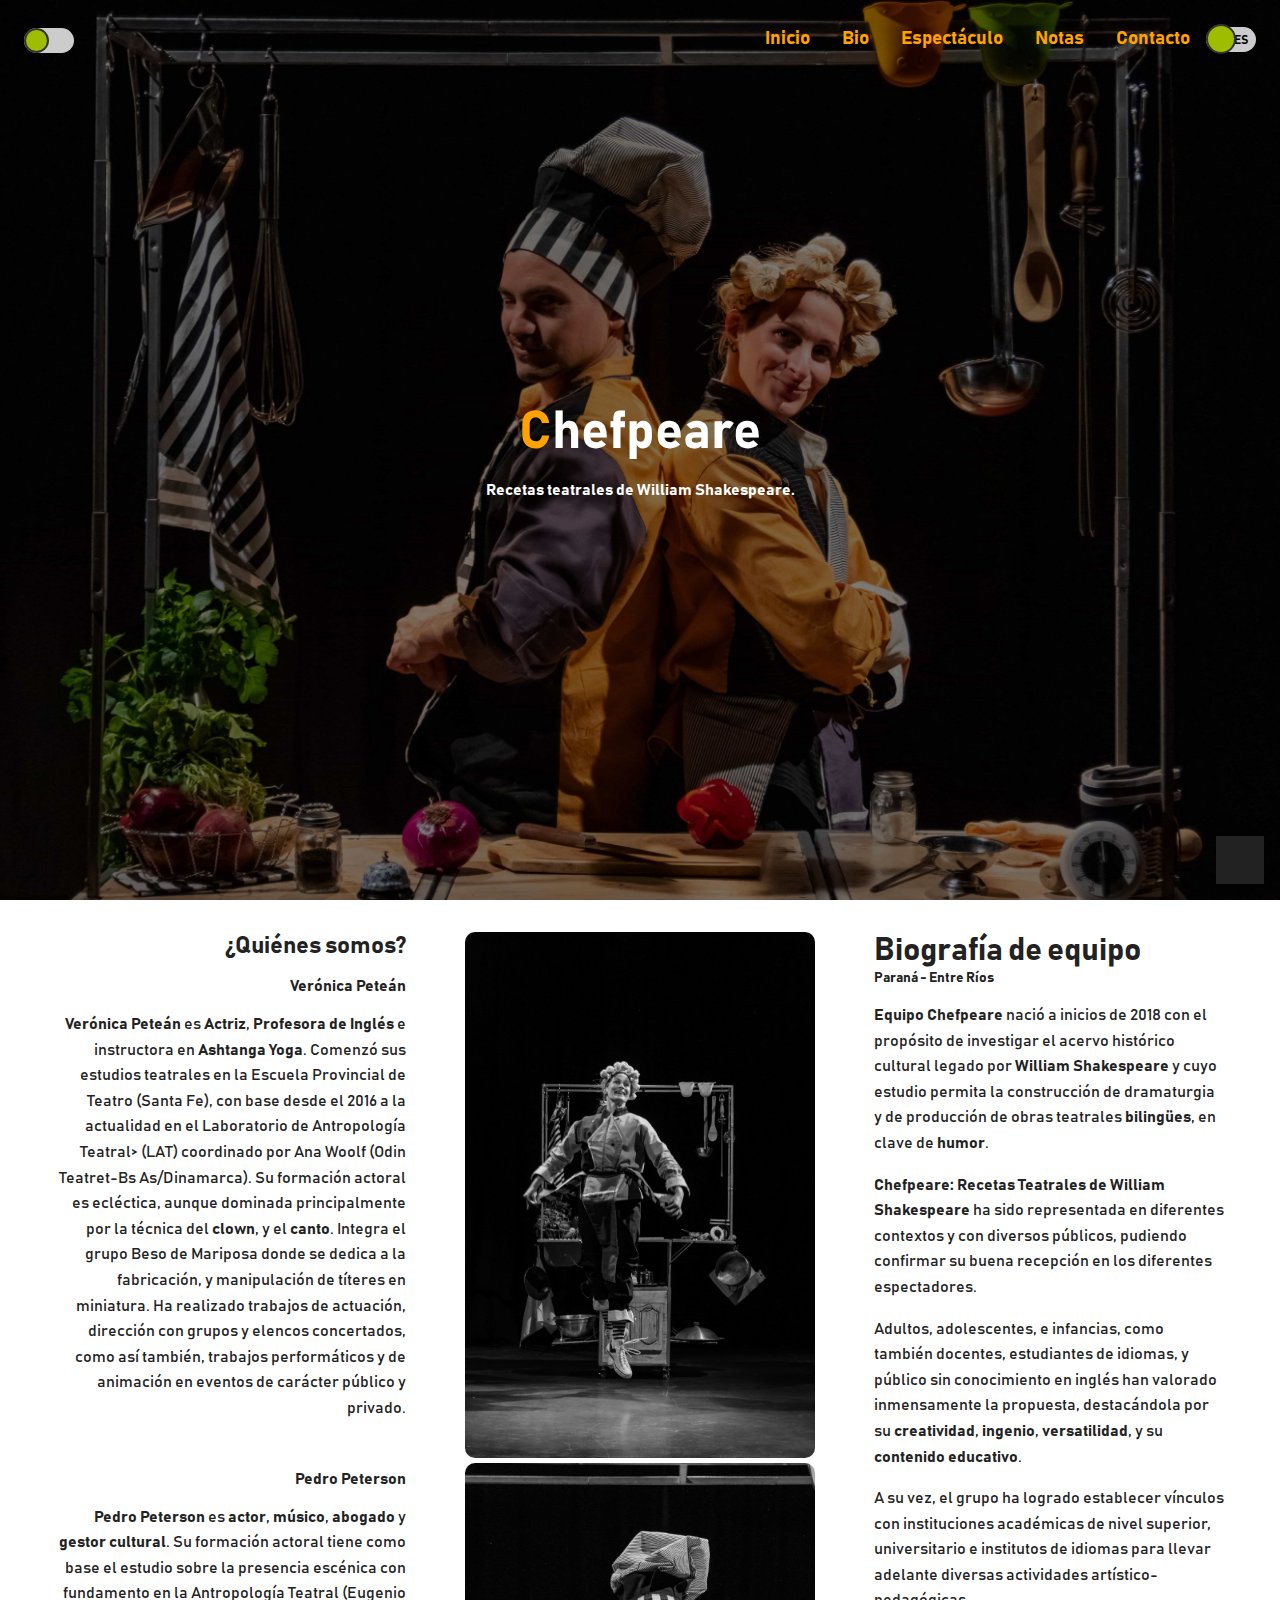
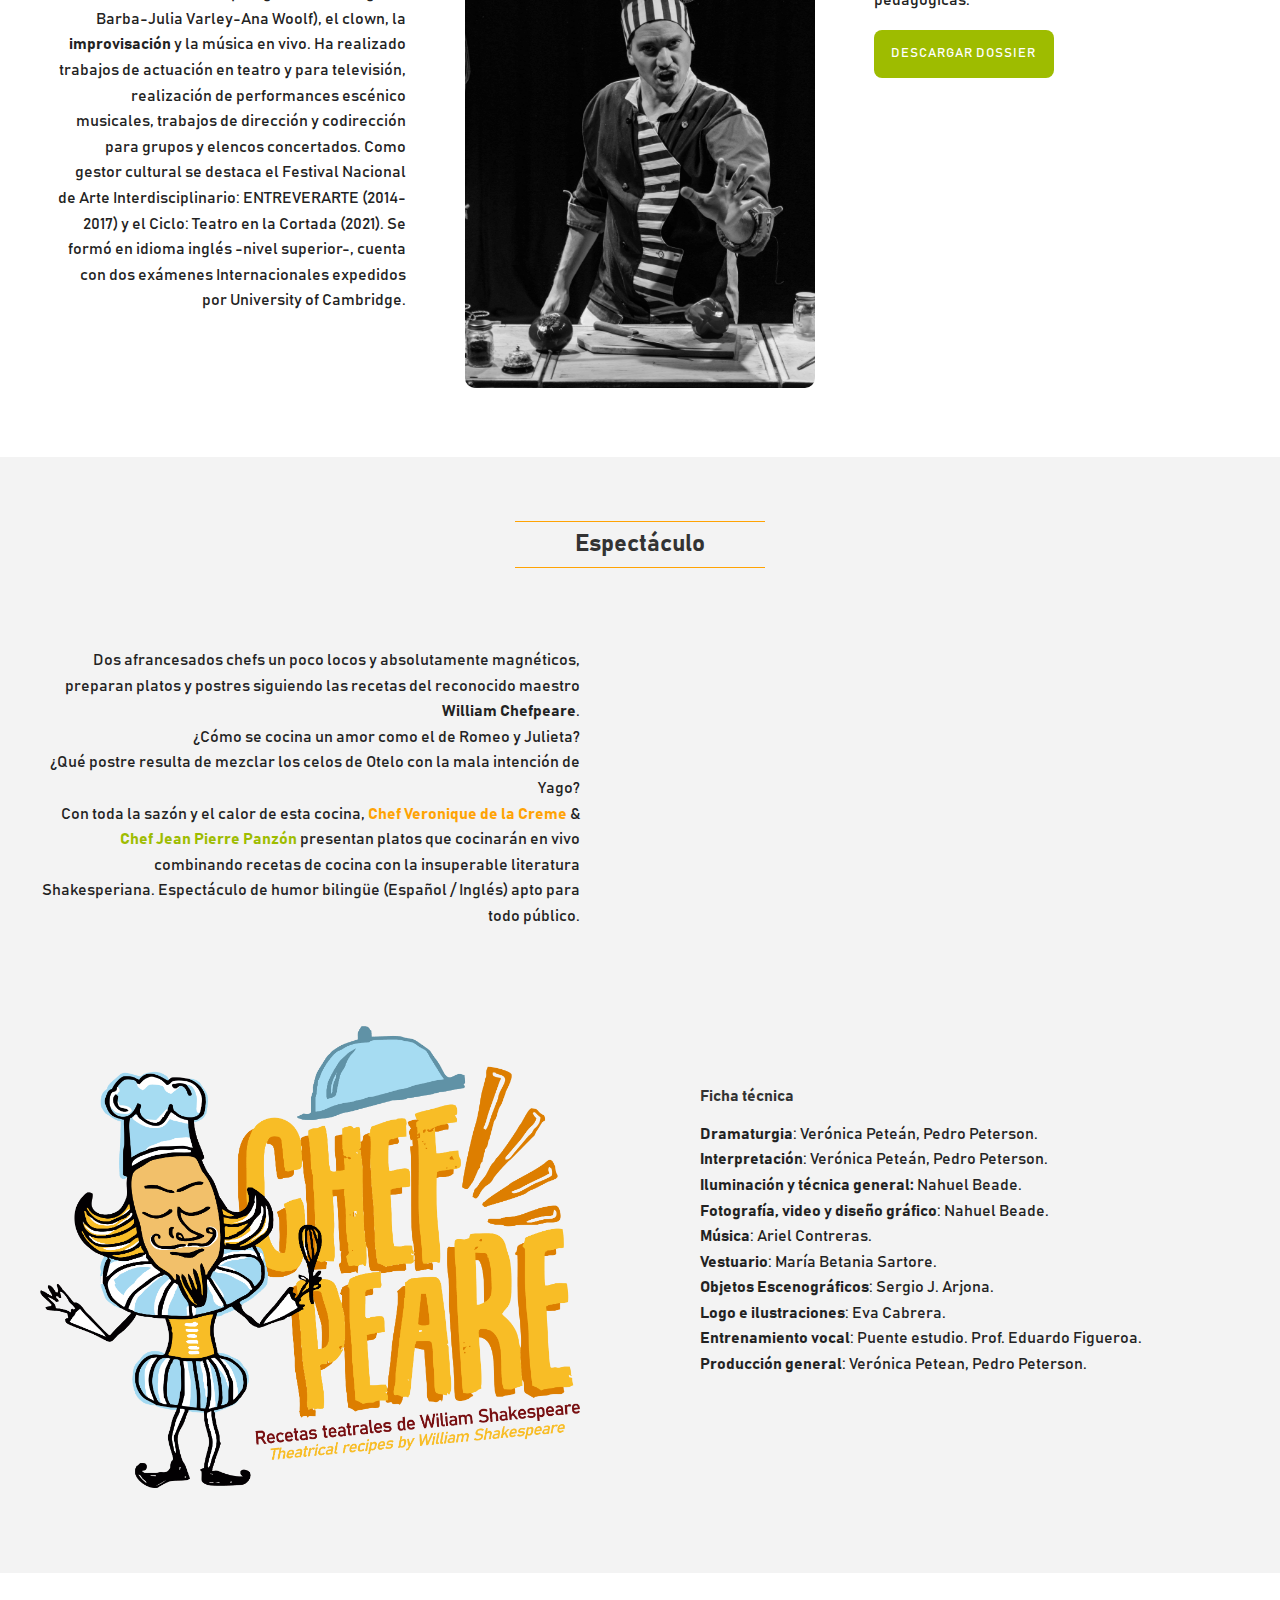
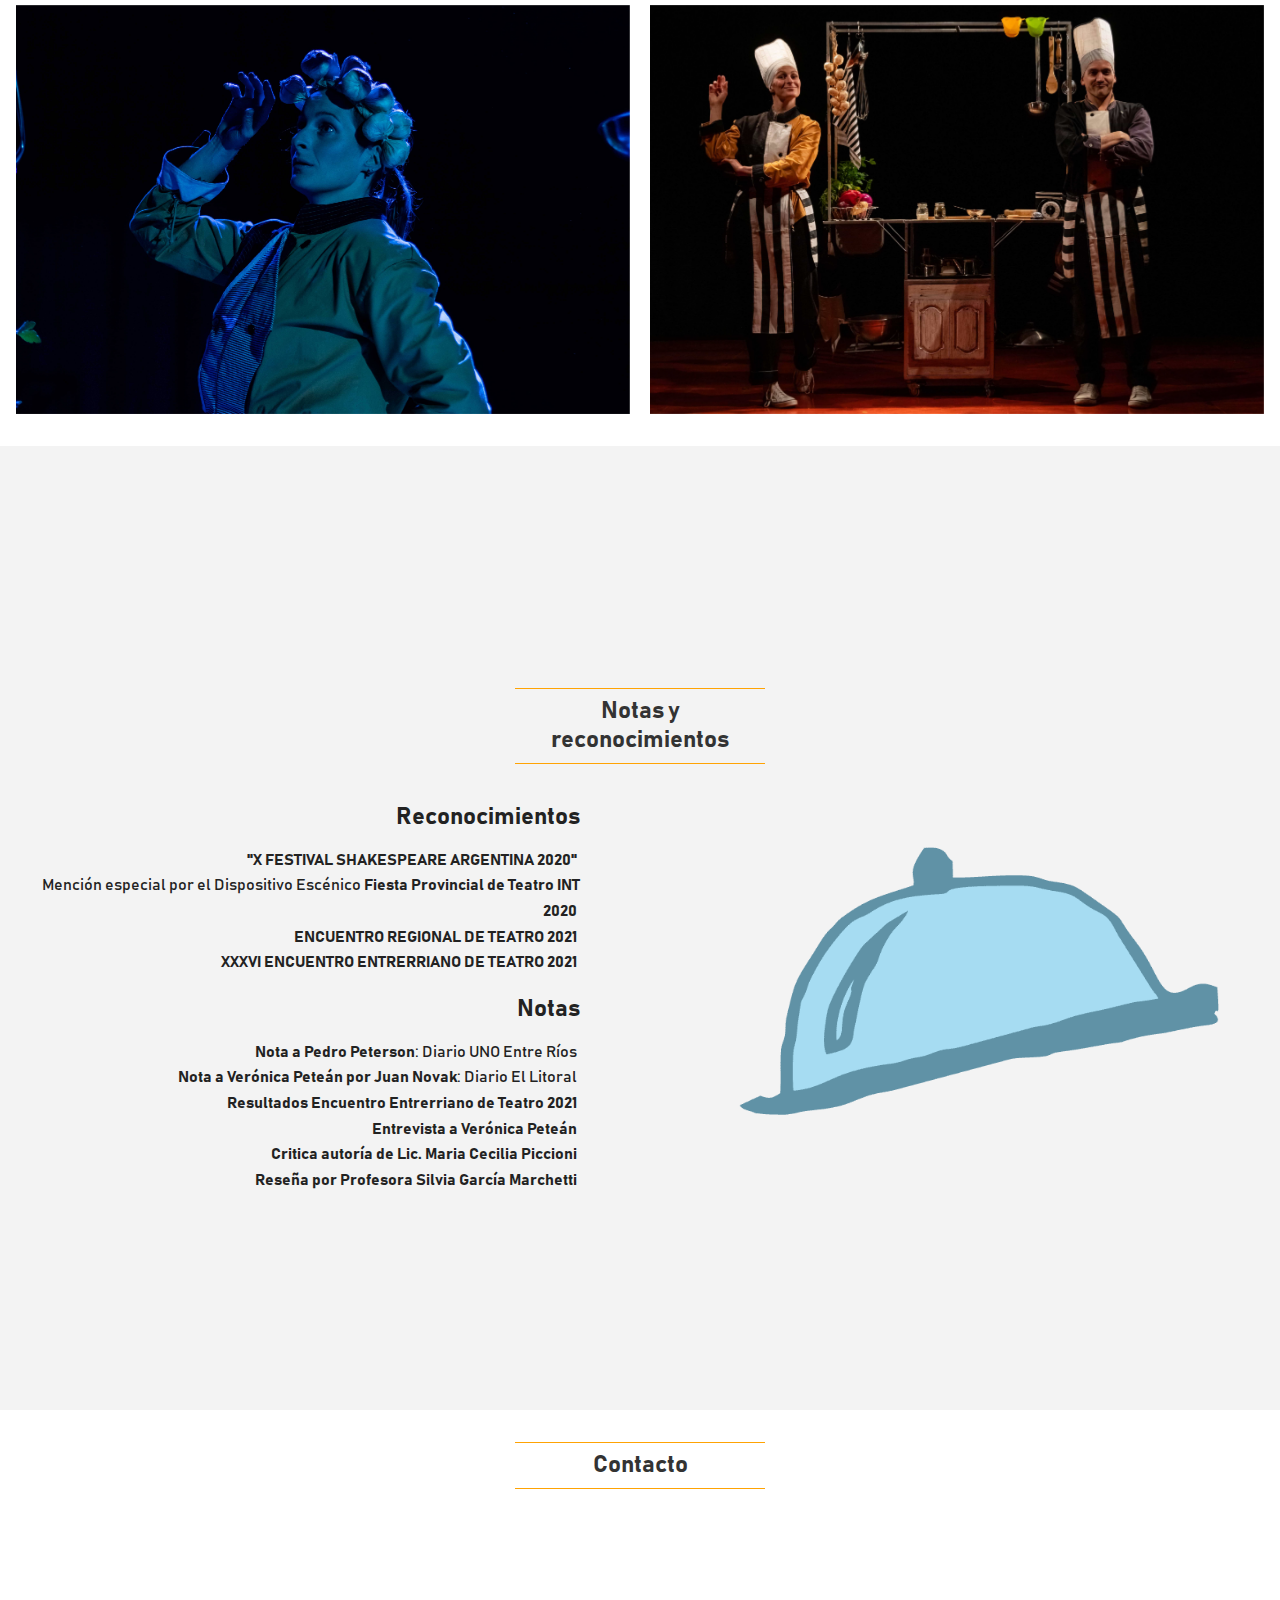
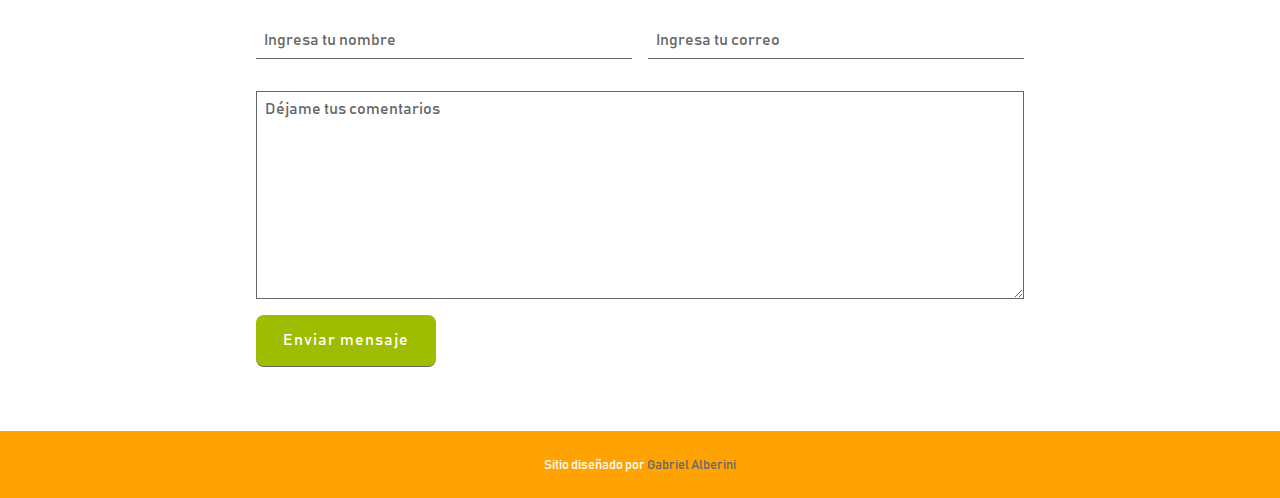
<file: index.html>
<!DOCTYPE html>
<html lang="en">
  <head>
    <meta charset="UTF-8" />
    <meta http-equiv="X-UA-Compatible" content="IE=edge" />
    <meta name="viewport" content="width=device-width, initial-scale=1.0" />
    <title>Chefpeare | Recetas teatrales de William Shakespeare.</title>
    <link rel="preconnect" href="https://fonts.googleapis.com" />
    <link
      rel="stylesheet"
      href="https://pro.fontawesome.com/releases/v5.10.0/css/all.css"
      integrity="sha384-AYmEC3Yw5cVb3ZcuHtOA93w35dYTsvhLPVnYs9eStHfGJvOvKxVfELGroGkvsg+p"
      crossorigin="anonymous"
    />
    <link rel="stylesheet" href="styles.css" />
    <meta
      name="description"
      content="Chefpeare es un espectáculo de humor bilingüe (español/inglés) apto para todo público que promueve la divulgación de las obras de William Shakespeare de una manera original,
    entretenida y accesible para todo el mundo con o sin conocimiento del idioma inglés. Esta obra de teatro combina recetas de cocina con la insuperable literatura de William Shakespeare. Estos elementos, armónicamente fusionados entre sí invitan a los protagonistas a contar una historia inédita y envuelve a los espectadores en una experiencia sensorial y teatral diferente."
    />
    <link rel="canonical" href="https://chefpeare.com.ar" />
    <link rel="icon" href="assets/ico.png" />
    <link rel="apple-touch-icon" href="icon.png" />
    <meta name="theme-color" content="#FFA303" />
    <meta name="twitter:card" content="summary" />
    <meta
      property="og:title"
      name="twitter:title"
      content="Chefpeare | Recetas teatrales de William Shakespeare."
    />
    <meta property="og:image" name="twitter:image" content="assets/logo.png" />
    <meta
      property="og:url"
      name="twitter:url"
      content="https://chefpeare.com.ar"
    />
    <meta
      property="og:description"
      name="twitter:description"
      content="Chefpeare es un espectáculo de humor bilingüe (español/inglés) apto para todo público que promueve la divulgación de las obras de William Shakespeare de una manera original, entretenida y accesible para todo el mundo con o sin conocimiento del idioma inglés. Esta obra de teatro combina recetas de cocina con la insuperable literatura de William Shakespeare. Estos elementos, armónicamente fusionados entre sí invitan a los protagonistas a contar una historia inédita y envuelve a los espectadores en una experiencia sensorial y teatral diferente."
    />
    <meta property="og:type" content="website" />

    <!-- Owl Carousel -->
    <link
      rel="stylesheet"
      href="https://cdnjs.cloudflare.com/ajax/libs/OwlCarousel2/2.3.4/assets/owl.carousel.min.css"
      integrity="sha512-tS3S5qG0BlhnQROyJXvNjeEM4UpMXHrQfTGmbQ1gKmelCxlSEBUaxhRBj/EFTzpbP4RVSrpEikbmdJobCvhE3g=="
      crossorigin="anonymous"
      referrerpolicy="no-referrer"
    />
    <link
      rel="stylesheet"
      href="https://cdnjs.cloudflare.com/ajax/libs/OwlCarousel2/2.3.4/assets/owl.theme.default.min.css"
      integrity="sha512-sMXtMNL1zRzolHYKEujM2AqCLUR9F2C4/05cdbxjjLSRvMQIciEPCQZo++nk7go3BtSuK9kfa/s+a4f4i5pLkw=="
      crossorigin="anonymous"
      referrerpolicy="no-referrer"
    />
  </head>
  <body>
    <a href="#inicio">
      <div class="up-boton">
        <i class="fas fa-arrow-up"></i>
      </div>
    </a>
    <header class="header">
      <section class="header-section">
        <div class="musica">
          <span class="off"
            ><i class="musica-icon-off fas fa-volume-mute"></i
          ></span>
          <input type="checkbox" class="musica-check musica-ingles" />
          <span class="on"><i class="musica-icon-on far fa-music"></i></span>
          <div class="sonido-mp3-es">
            <audio src="assets/audio-pagina.mp3" autoplay></audio>
          </div>
        </div>
        <button class="menu-btn">
          <svg
            xmlns="http://www.w3.org/2000/svg"
            width="24"
            height="24"
            viewBox="0 0 24 24"
          >
            <path d="M4 6H20V8H4zM4 11H20V13H4zM4 16H20V18H4z" />
          </svg>
          <svg
            class="none"
            xmlns="http://www.w3.org/2000/svg"
            width="24"
            height="24"
            viewBox="0 0 24 24"
          >
            <path
              d="M16.192 6.344L11.949 10.586 7.707 6.344 6.293 7.758 10.535 12 6.293 16.242 7.707 17.656 11.949 13.414 16.192 17.656 17.606 16.242 13.364 12 17.606 7.758z"
            />
          </svg>
        </button>
        <nav id="menu" class="menu">
          <a href="#inicio">Inicio</a>
          <a href="#bio">Bio</a>
          <a href="#espectaculo">Espectáculo</a>
          <a href="#notas">Notas</a>
          <a href="#contacto">Contacto</a>
          <span class="en"></span>
          <input type="checkbox" class="check" />
          <span class="es"></span>
        </nav>
      </section>
    </header>
    <main>
      <section id="inicio" class="home">
        <article
          class="hero-image"
          style="--image: url('assets/fondo.jpg'); --hero-attachment: fixed"
        >
          <aside
            class="hero-image-opacity"
            style="--hero-text-color: var(--black-alpha-color)"
          >
            <div class="hero-image-content">
              <h2 class="hero-image-title title-banner">Chefpeare</h2>
              <h3 style="color: var(--white-color)">
                Recetas teatrales de William Shakespeare.
              </h3>
            </div>
          </aside>
        </article>
      </section>
      <section id="bio" class="bio section container full-lg-screen">
        <article>
          <h2 class="text-center text-lg-right">¿Quiénes somos?</h2>
          <div class="bio-actores">
            <h3 class="bio-title">Verónica Peteán</h3>
            <p>
              <b>Verónica Peteán</b> es <b>Actriz</b>,
              <b>Profesora de Inglés</b> e instructora en <b>Ashtanga Yoga</b>.
              Comenzó sus estudios teatrales en la Escuela Provincial de Teatro
              (Santa Fe), con base desde el 2016 a la actualidad en el
              Laboratorio de Antropología Teatral> (LAT) coordinado por Ana
              Woolf (Odin Teatret-Bs As/Dinamarca). Su formación actoral es
              ecléctica, aunque dominada principalmente por la técnica del
              <b>clown</b>, y el <b>canto</b>. Integra el grupo Beso de Mariposa
              donde se dedica a la fabricación, y manipulación de títeres en
              miniatura. Ha realizado trabajos de actuación, dirección con
              grupos y elencos concertados, como así también, trabajos
              performáticos y de animación en eventos de carácter público y
              privado.
            </p>
            <h3 class="bio-title title-pedro">Pedro Peterson</h3>
            <p>
              <b>Pedro Peterson</b> es <b>actor</b>, <b>músico</b>,
              <b>abogado</b> y <b>gestor cultural</b>. Su formación actoral
              tiene como base el estudio sobre la presencia escénica con
              fundamento en la Antropología Teatral (Eugenio Barba-Julia
              Varley-Ana Woolf), el clown, la <b>improvisación</b> y la música
              en vivo. Ha realizado trabajos de actuación en teatro y para
              televisión, realización de performances escénico musicales,
              trabajos de dirección y codirección para grupos y elencos
              concertados. Como gestor cultural se destaca el Festival Nacional
              de Arte Interdisciplinario: ENTREVERARTE (2014-2017) y el Ciclo:
              Teatro en la Cortada (2021). Se formó en idioma inglés -nivel
              superior-, cuenta con dos exámenes Internacionales expedidos por
              University of Cambridge.
            </p>
          </div>
        </article>
        <article class="cont-img-bio">
          <img
            class="gray-scale"
            src="assets/foto-vero.jpg"
            style="border-radius: 10px"
            alt="foto de perfil"
          />
          <img
            class="gray-scale"
            src="assets/foto-pedro.jpg"
            style="border-radius: 10px"
            alt="foto de perfil"
          />
        </article>
        <article class="text-lg-left">
          <aside class="text-center text-lg-left">
            <h1>Biografía de equipo</h1>
            <h5>Paraná - Entre Ríos</h5>
          </aside>
          <div class="bio-actores-txt-left">
            <p>
              <b>Equipo Chefpeare</b> nació a inicios de 2018 con el propósito
              de investigar el acervo histórico cultural legado por
              <b>William Shakespeare</b> y cuyo estudio permita la construcción
              de dramaturgia y de producción de obras teatrales
              <b>bilingües</b>, en clave de <b>humor</b>.
            </p>
            <p>
              <b>Chefpeare: Recetas Teatrales de William Shakespeare</b> ha sido
              representada en diferentes contextos y con diversos públicos,
              pudiendo confirmar su buena recepción en los diferentes
              espectadores.
            </p>
            <p>
              Adultos, adolescentes, e infancias, como también docentes,
              estudiantes de idiomas, y público sin conocimiento en inglés han
              valorado inmensamente la propuesta, destacándola por su
              <b>creatividad</b>, <b>ingenio</b>, <b>versatilidad</b>, y su
              <b>contenido educativo</b>.
            </p>
            <p>
              A su vez, el grupo ha logrado establecer vínculos con
              instituciones académicas de nivel superior, universitario e
              institutos de idiomas para llevar adelante diversas actividades
              artístico-pedagógicas.
            </p>
            <div class="text-center text-lg-left">
              <a
                class="btn"
                href="../assets/dossier.pdf"
                target="__blank"
                rel="noopener"
                download=""
                >DESCARGAR DOSSIER</a
              >
            </div>
          </div>
        </article>
      </section>
      <section id="espectaculo" class="section bg-gray-light">
        <div class="container full-lg-screen">
          <h2 class="section-title">Espectáculo</h2>
          <article class="card-item">
            <div class="text-lg-right card-align-self">
              <p>
                Dos afrancesados chefs un poco locos y absolutamente magnéticos,
                preparan platos y postres siguiendo las recetas del reconocido
                maestro <b>William Chefpeare</b>.
              </p>
              <p>¿Cómo se cocina un amor como el de Romeo y Julieta?</p>
              <p>
                ¿Qué postre resulta de mezclar los celos de Otelo con la mala
                intención de Yago?
              </p>
              <p>
                Con toda la sazón y el calor de esta cocina,
                <b style="color: var(--first-color)"
                  >Chef Veronique de la Creme</b
                >
                &
                <b style="color: var(--second-color)">
                  Chef Jean Pierre Panzón</b
                >
                presentan platos que cocinarán en vivo combinando recetas de
                cocina con la insuperable literatura Shakesperiana. Espectáculo
                de humor bilingüe (Español / Inglés) apto para todo público.
              </p>
            </div>
          </article>
          <article class="card-item container-iframe">
            <iframe
              class="responsive-iframe"
              src="https://www.youtube.com/embed/xo7smJa-oxM"
              title="YouTube video player"
              frameborder="0"
              allow="accelerometer; autoplay; clipboard-write; encrypted-media; gyroscope; picture-in-picture"
              allowfullscreen
            ></iframe>
          </article>
          <article class="card-item">
            <img src="./assets/logo.png" alt="" />
          </article>
          <article class="card-item card-align-self">
            <h3 class="text-lg-left" style="margin-bottom: 1rem">
              Ficha técnica
            </h3>
            <div class="text-lg-left container-staff">
              <p>
                <i class="far fa-star"></i> <b>Dramaturgia</b>: Verónica Peteán,
                Pedro Peterson.
              </p>
              <p>
                <i class="far fa-star"></i> <b>Interpretación</b>: Verónica
                Peteán, Pedro Peterson.
              </p>
              <p>
                <i class="far fa-star"></i>
                <b>Iluminación y técnica general:</b> Nahuel Beade.
              </p>
              <p>
                <i class="far fa-star"></i>
                <b>Fotografía, video y diseño gráfico</b>: Nahuel Beade.
              </p>
              <p><i class="far fa-star"></i> <b>Música</b>: Ariel Contreras.</p>
              <p>
                <i class="far fa-star"></i> <b>Vestuario</b>: María Betania
                Sartore.
              </p>
              <p>
                <i class="far fa-star"></i> <b>Objetos Escenográficos</b>:
                Sergio J. Arjona.
              </p>
              <p>
                <i class="far fa-star"></i> <b>Logo e ilustraciones</b>: Eva
                Cabrera.
              </p>
              <p>
                <i class="far fa-star"></i> <b>Entrenamiento vocal</b>: Puente
                estudio. Prof. Eduardo Figueroa.
              </p>
              <p>
                <i class="far fa-star"></i> <b>Producción general</b>: Verónica
                Petean, Pedro Peterson.
              </p>
              <div class="contact-social">
                <a href="https://wa.me/+5493434689434"
                  ><i class="fab fa-whatsapp"></i
                ></a>
                <a href="https://www.instagram.com/chefpeare/" target="__blank"
                  ><i class="fab fa-instagram"></i
                ></a>
                <a
                  href="https://www.youtube.com/channel/UC-Y6SrhA-NeobgTo8Y3U1pg"
                  target="__blank"
                  ><i class="fab fa-youtube"></i
                ></a>
                <a href="https://www.facebook.com/chefpeare/" target="__blank"
                  ><i class="fab fa-facebook"></i
                ></a>
              </div>
            </div>
          </article>
        </div>
      </section>
      <section class="carousel section">
        <div class="owl-carousel owl-theme">
          <div class="item">
            <img src="../assets/slider-foto-1.jpg" alt="contenido slider" />
          </div>
          <div class="item">
            <img src="../assets/slider-foto-2.jpg" alt="contenido slider" />
          </div>
          <div class="item">
            <img src="../assets/slider-foto-3.jpg" alt="contenido slider" />
          </div>
          <div class="item">
            <img src="../assets/slider-foto-4.jpg" alt="contenido slider" />
          </div>
          <div class="item">
            <img src="../assets/slider-foto-5.jpg" alt="contenido slider" />
          </div>
          <div class="item">
            <img src="../assets/slider-foto-6.jpg" alt="contenido slider" />
          </div>
        </div>
      </section>
      <section id="notas" class="section bg-gray-light">
        <div class="container full-lg-screen">
          <h2 class="section-title">Notas y reconocimientos</h2>
          <article class="notas-section text-lg-right">
            <h2 style="margin-bottom: 1rem">Reconocimientos</h2>
            <p>
              <a
                href="https://www.unoentrerios.com.ar/escenario/recetas-del-bardo-ingles-la-carta-y-servidas-una-puesta-bilingue-n2547963.html"
                target="__blank"
                ><b>"X FESTIVAL SHAKESPEARE ARGENTINA 2020" </b
                ><i class="far fa-star"></i
              ></a>
            </p>
            <p>
              <a
                href="https://www.ellitoral.com/index.php/id_um/291670-abordar-a-shakespeare-sin-solemnidad-teatro-escenarios-amp-sociedad.html"
                target="__blank"
                >Mención especial por el Dispositivo Escénico
                <b>Fiesta Provincial de Teatro INT 2020</b>
                <i class="far fa-star"></i
              ></a>
            </p>
            <p>
              <a
                href="https://noticias.entrerios.gov.ar/notas/diez-obras-teatrales-fueron-seleccionadas-para-participar-del-36-encuentro-entrerriano-de-teatro.htm"
                target="__blank"
                ><b>ENCUENTRO REGIONAL DE TEATRO 2021</b>
                <i class="far fa-star"></i
              ></a>
            </p>
            <p>
              <a
                href="https://docs.google.com/document/d/1qY1_tZ1GEUTlg6shaBz5vA7V9GUtFb8m7u-Wl3WPK8g/edit?usp=sharing"
                target="__blank"
                ><b> XXXVI ENCUENTRO ENTRERRIANO DE TEATRO 2021</b>
                <i class="far fa-star"></i
              ></a>
            </p>
            <br />
            <h2 style="margin-bottom: 1rem">Notas</h2>
            <p>
              <a
                href="https://www.unoentrerios.com.ar/escenario/recetas-del-bardo-ingles-la-carta-y-servidas-una-puesta-bilingue-n2547963.html"
                target="__blank"
                ><b>Nota a Pedro Peterson</b>: Diario UNO Entre Ríos
                <i class="far fa-star"></i
              ></a>
            </p>
            <p>
              <a
                href="https://www.ellitoral.com/index.php/id_um/291670-abordar-a-shakespeare-sin-solemnidad-teatro-escenarios-amp-sociedad.html"
                target="__blank"
                ><b>Nota a Verónica Peteán por Juan Novak</b>: Diario El Litoral
                <i class="far fa-star"></i
              ></a>
            </p>
            <p>
              <a
                href="https://noticias.entrerios.gov.ar/notas/diez-obras-teatrales-fueron-seleccionadas-para-participar-del-36-encuentro-entrerriano-de-teatro.htm"
                target="__blank"
                ><b>Resultados Encuentro Entrerriano de Teatro 2021</b>
                <i class="far fa-star"></i
              ></a>
            </p>
            <p>
              <a
                href="https://docs.google.com/document/d/1qY1_tZ1GEUTlg6shaBz5vA7V9GUtFb8m7u-Wl3WPK8g/edit?usp=sharing"
                target="__blank"
                ><b>Entrevista a Verónica Peteán</b> <i class="far fa-star"></i
              ></a>
            </p>
            <p>
              <a
                href="https://drive.google.com/file/d/1tNBxLqp38qyhyXsjx-B3_Xa4mWIO7loS/view"
                target="__blank"
                ><b>Critica autoría de Lic. Maria Cecilia Piccioni</b>
                <i class="far fa-star"></i
              ></a>
            </p>
            <p>
              <a
                href="https://docs.google.com/document/d/10XEa5glbuJQmimWSdRc03vgbvSojZTd0F7zjwbl4sao/edit"
                target="__blank"
                ><b>Reseña por Profesora Silvia García Marchetti</b>
                <i class="far fa-star"></i
              ></a>
            </p>
          </article>
          <article class="notas-section text-lg-right">
            <img src="assets/menu-img.png" alt="" />
          </article>
        </div>
      </section>
      <section id="contacto" class="contact">
        <div class="container">
          <h2 class="section-title">Contacto</h2>
          <div class="contact-social">
            <a href="https://wa.me/+5493434689434"
              ><i class="fab fa-whatsapp"></i
            ></a>
            <a href="https://www.instagram.com/chefpeare/" target="__blank"
              ><i class="fab fa-instagram"></i
            ></a>
            <a
              href="https://www.youtube.com/channel/UC-Y6SrhA-NeobgTo8Y3U1pg"
              target="__blank"
              ><i class="fab fa-youtube"></i
            ></a>
            <a href="https://www.facebook.com/chefpeare/" target="__blank"
              ><i class="fab fa-facebook"></i
            ></a>
          </div>
          <form class="contact-form">
            <input
              type="text"
              name="name"
              placeholder="Ingresa tu nombre"
              title="Nombre sólo acepta letras y espacios en blanco"
              pattern="^[A-Za-zÑñÁáÉéÍíÓóÚúÜü\s]+$"
              required
            />
            <input
              type="email"
              name="email"
              placeholder="Ingresa tu correo"
              title="Email incorrecto"
              pattern="^[a-z0-9]+(\.[_a-z0-9]+)*@[a-z0-9-]+(\.[a-z0-9-]+)*(\.[a-z]{2,15})$"
            />
            <textarea
              name="comments"
              cols="50"
              rows="10"
              placeholder="Déjame tus comentarios"
              required
            ></textarea>
            <div class="contact-form-loader text-center none">
              <img src="assets/loader.svg" alt="Enviando..." />
            </div>
            <input type="submit" class="btn" value="Enviar mensaje" />
          </form>
          <article id="gracias" class="modal">
            <div class="modal-content">
              <article class="contact-form-response">
                <h3>
                  ¡Muchas gracias!
                  <br />
                  Por tus comentarios
                </h3>
                <i class="far fa-smile-beam"></i>
              </article>
            </div>
          </article>
        </div>
      </section>
    </main>
    <footer class="footer">
      <small
        >Sitio diseñado por
        <a
          href="https://www.linkedin.com/in/gabriel-alberini/"
          target="_blank"
          rel="noopener"
          >Gabriel Alberini</a
        ></small
      >
    </footer>

    <script
      src="https://cdnjs.cloudflare.com/ajax/libs/jquery/3.6.0/jquery.min.js"
      integrity="sha512-894YE6QWD5I59HgZOGReFYm4dnWc1Qt5NtvYSaNcOP+u1T9qYdvdihz0PPSiiqn/+/3e7Jo4EaG7TubfWGUrMQ=="
      crossorigin="anonymous"
      referrerpolicy="no-referrer"
    ></script>
    <script
      src="https://cdnjs.cloudflare.com/ajax/libs/OwlCarousel2/2.3.4/owl.carousel.min.js"
      integrity="sha512-bPs7Ae6pVvhOSiIcyUClR7/q2OAsRiovw4vAkX+zJbw3ShAeeqezq50RIIcIURq7Oa20rW2n2q+fyXBNcU9lrw=="
      crossorigin="anonymous"
      referrerpolicy="no-referrer"
    ></script>

    <script src="app.js"></script>
  </body>
</html>
</file>
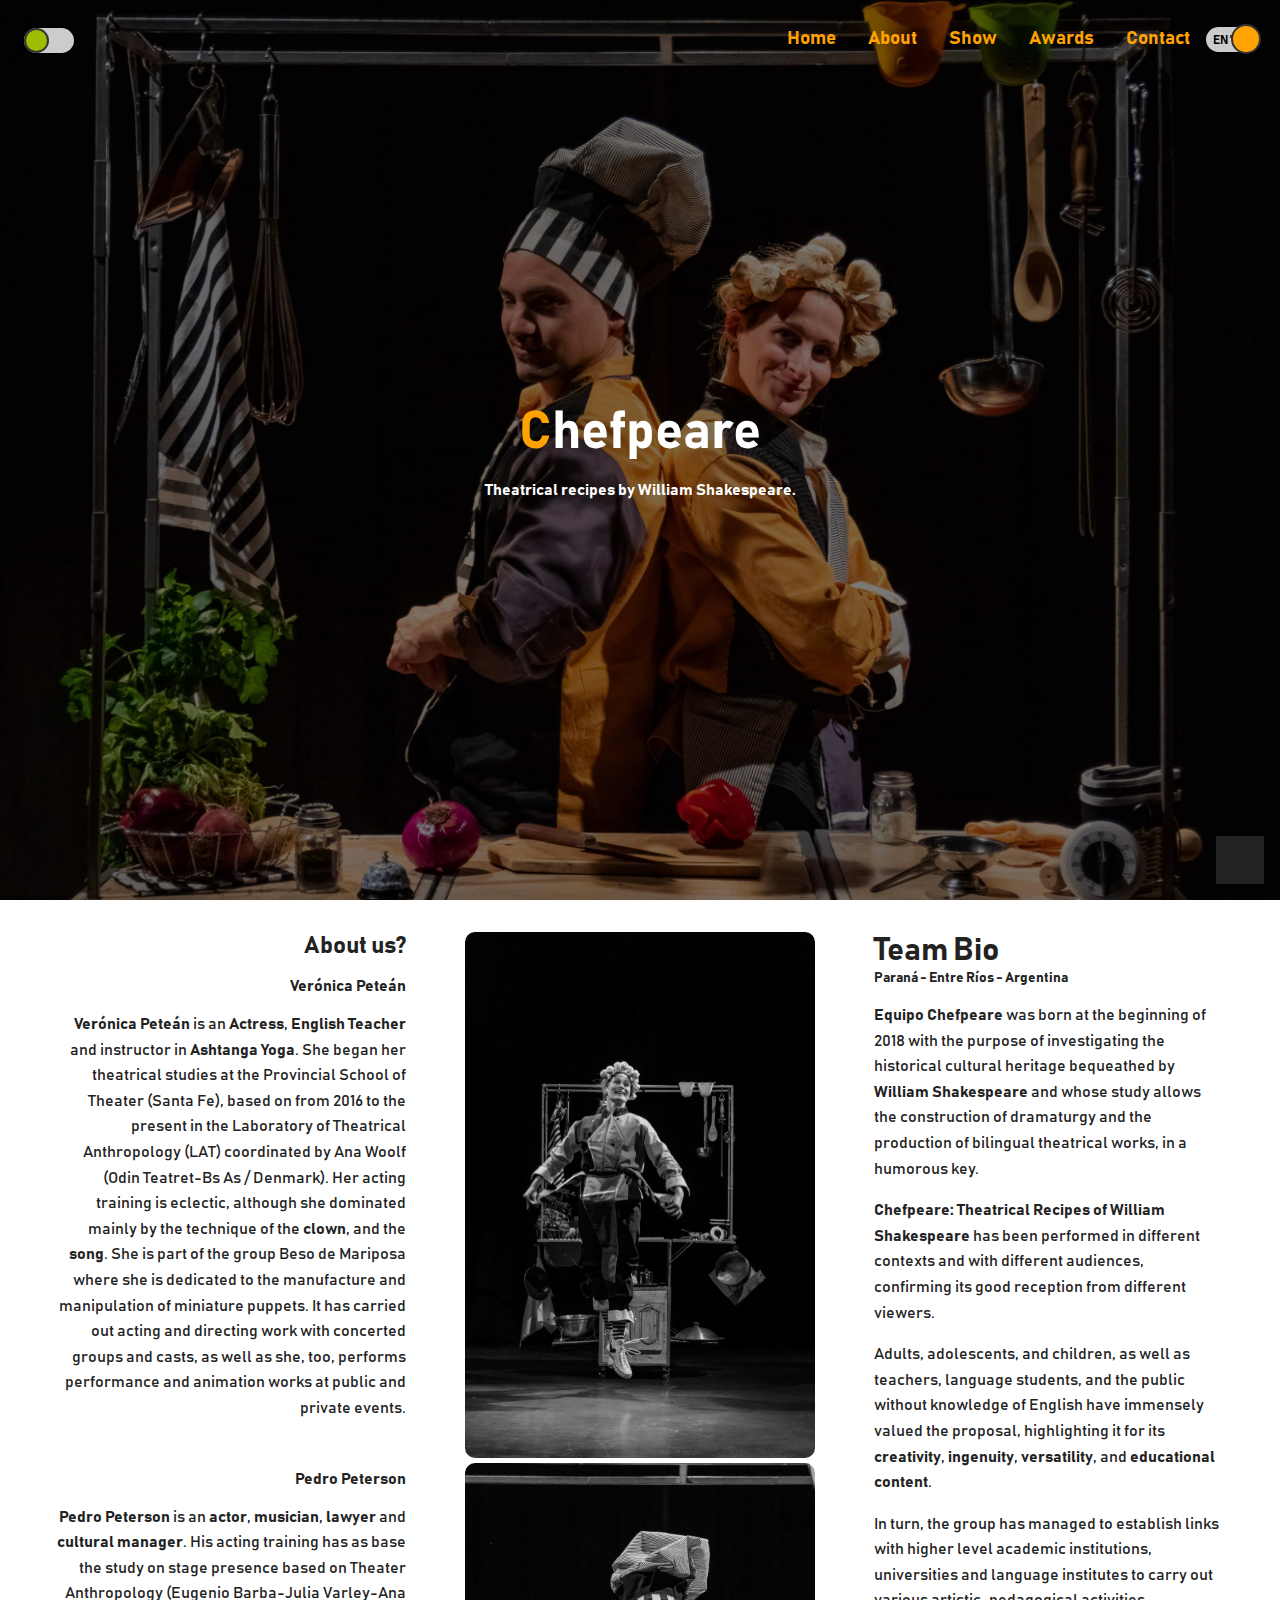
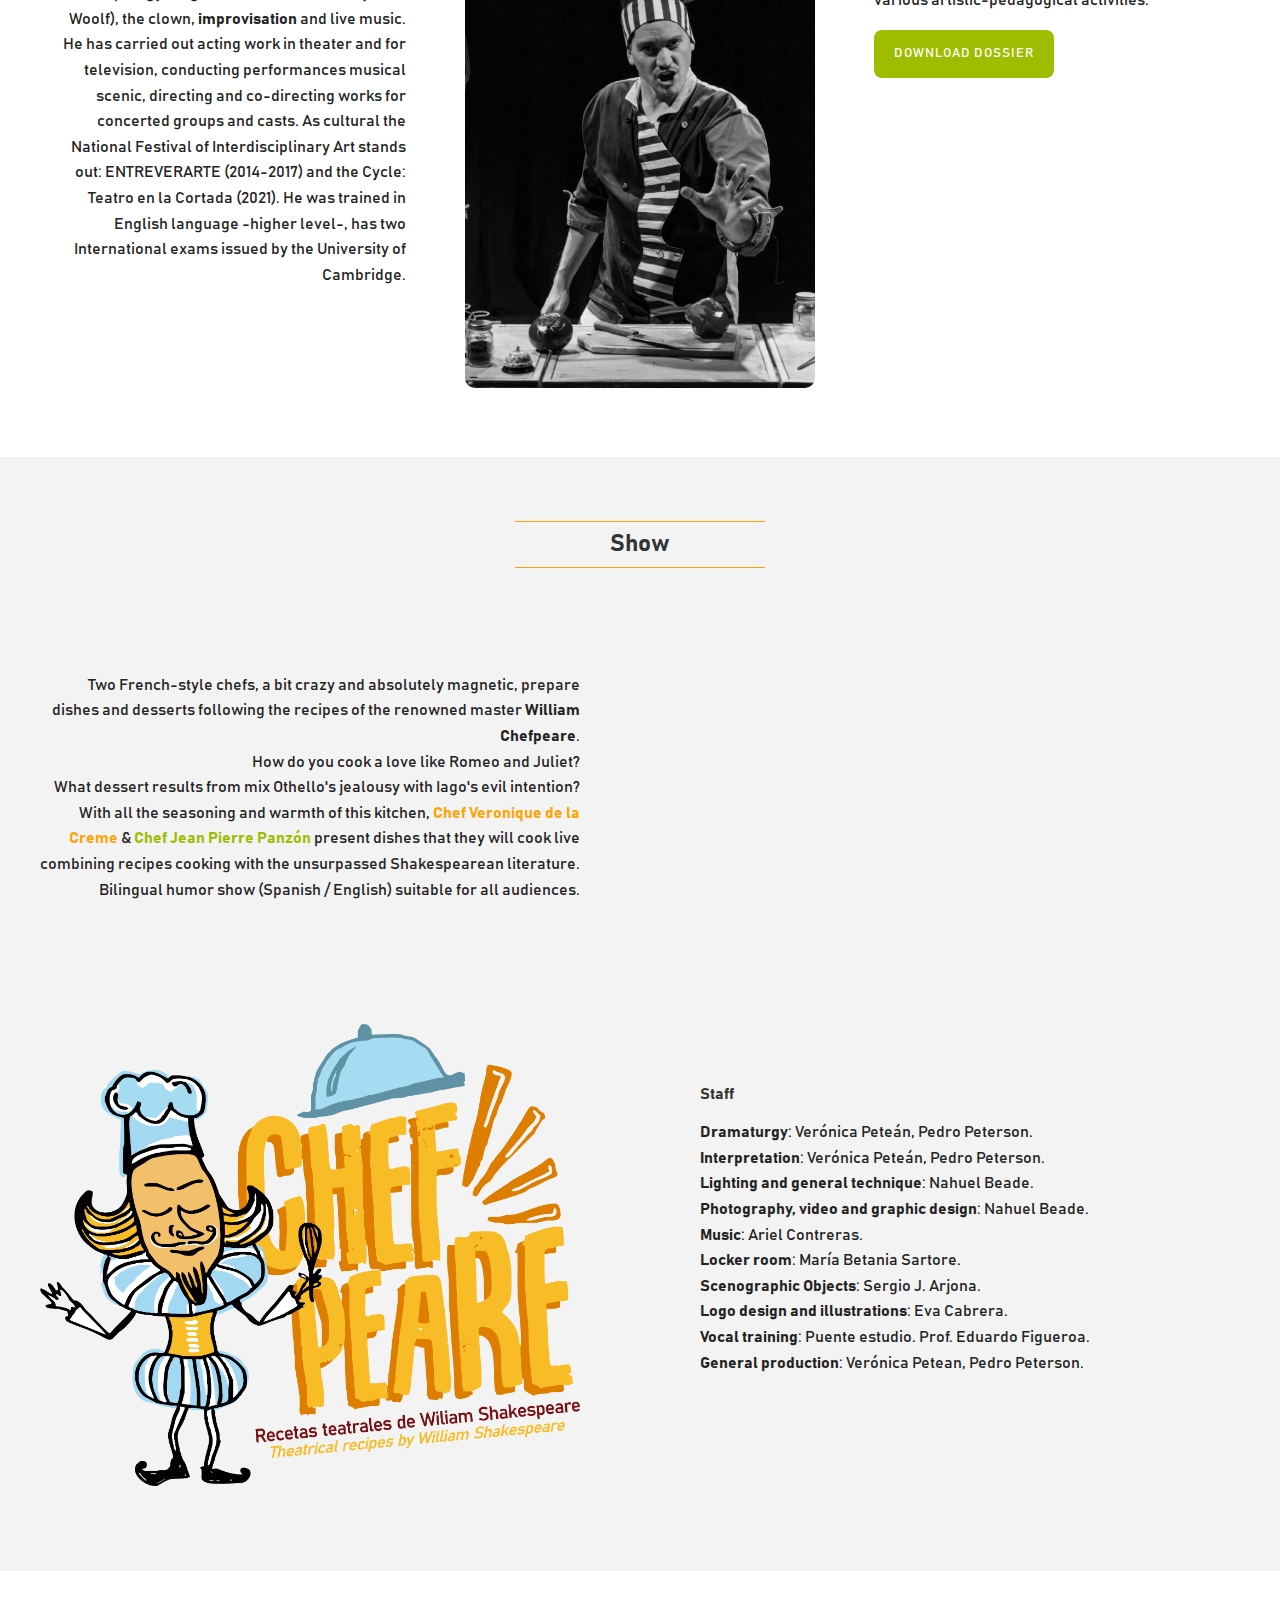
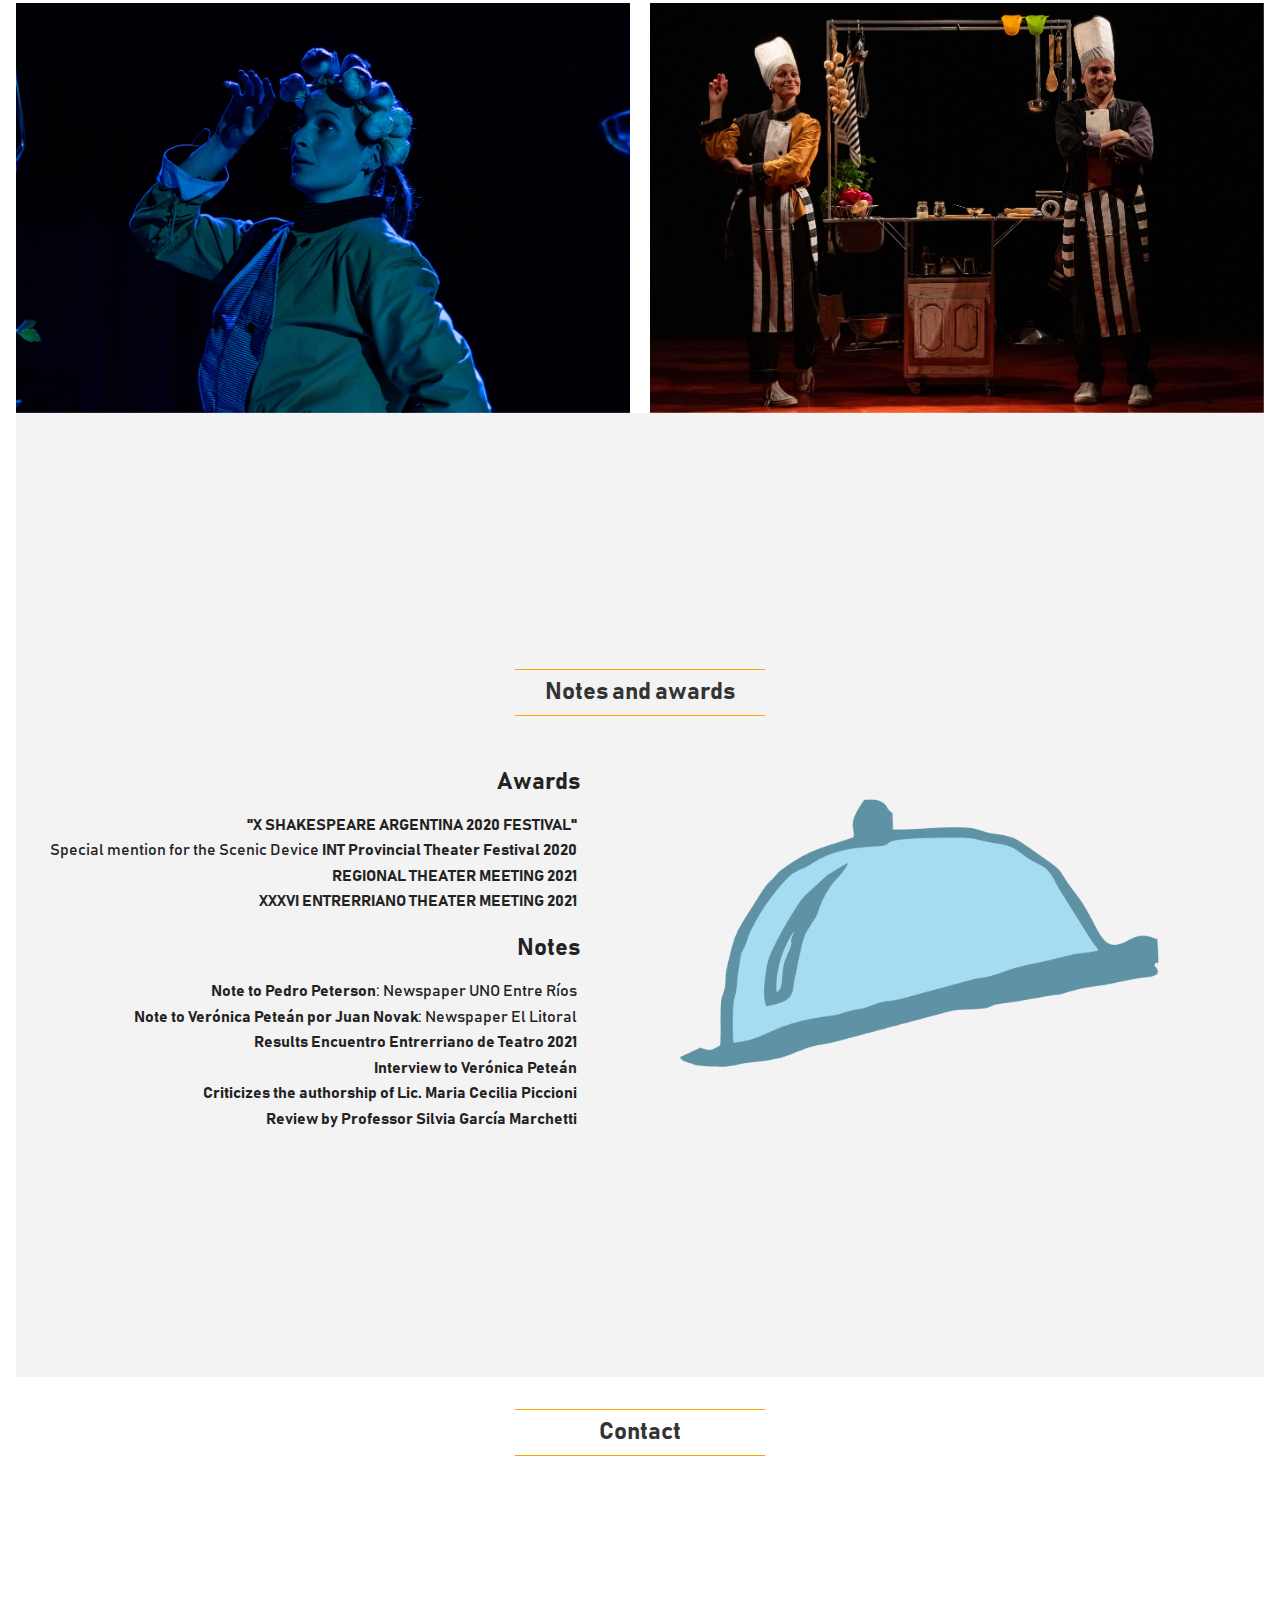
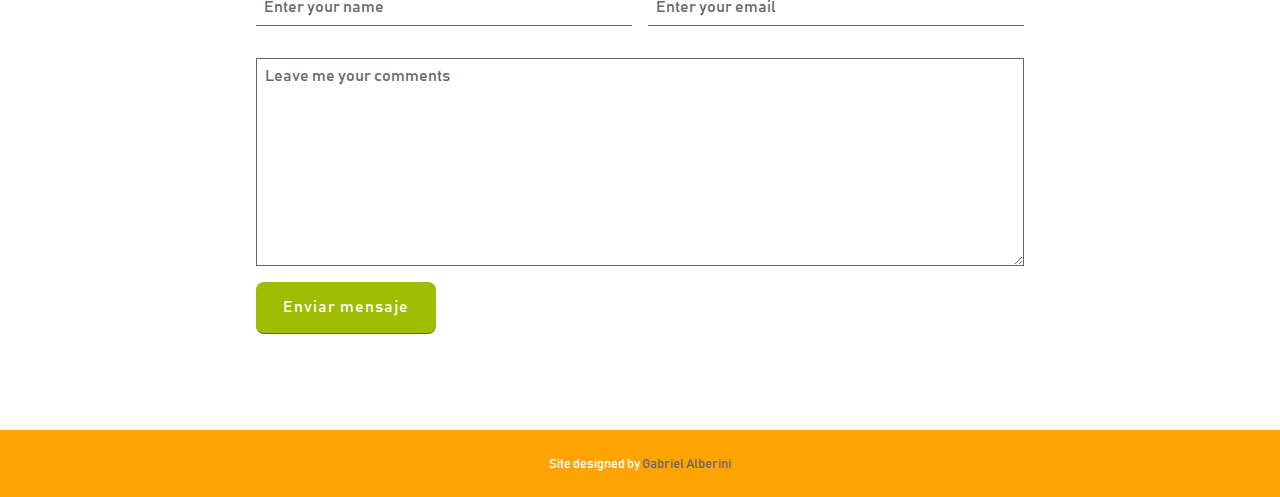
<file: leng/index.html>
<!DOCTYPE html>
<html lang="en">
<head>
    <meta charset="UTF-8">
    <meta http-equiv="X-UA-Compatible" content="IE=edge">
    <meta name="viewport" content="width=device-width, initial-scale=1.0">
    <title>Chefpeare | Recetas teatrales de William Shakespeare.</title>
    <link rel="preconnect" href="https://fonts.googleapis.com">
    <link rel="stylesheet" href="https://pro.fontawesome.com/releases/v5.10.0/css/all.css" integrity="sha384-AYmEC3Yw5cVb3ZcuHtOA93w35dYTsvhLPVnYs9eStHfGJvOvKxVfELGroGkvsg+p" crossorigin="anonymous"/>
    <link rel="stylesheet" href="../styles.css">
    <meta name="description" content="Chefpeare es un espectáculo de humor bilingüe (español/inglés) apto para todo público que promueve la divulgación de las obras de William Shakespeare de una manera original,
    entretenida y accesible para todo el mundo con o sin conocimiento del idioma inglés. Esta obra de teatro combina recetas de cocina con la insuperable literatura de William Shakespeare. Estos elementos, armónicamente fusionados entre sí invitan a los protagonistas a contar una historia inédita y envuelve a los espectadores en una experiencia sensorial y teatral diferente.">
    <link rel="canonical" href="https://chefpeare.vercel.app">
    <link rel="icon" href="../assets/ico.png">
    <link rel="apple-touch-icon" href="../icon.png">
    <meta name="theme-color" content="#FFA303">
    <meta name="twitter:card" content="summary">
    <meta property="og:title" name="twitter:title" content="Chefpeare | Recetas teatrales de William Shakespeare.">
    <meta property="og:image" name="twitter:image" content="../assets/logo.png">
    <meta property="og:url" name="twitter:url" content="https://chefpeare.vercel.app">
    <meta property="og:description" name="twitter:description" content="Chefpeare es un espectáculo de humor bilingüe (español/inglés) apto para todo público que promueve la divulgación de las obras de William Shakespeare de una manera original, entretenida y accesible para todo el mundo con o sin conocimiento del idioma inglés. Esta obra de teatro combina recetas de cocina con la insuperable literatura de William Shakespeare. Estos elementos, armónicamente fusionados entre sí invitan a los protagonistas a contar una historia inédita y envuelve a los espectadores en una experiencia sensorial y teatral diferente.">
    <meta property="og:type" content="website"> 
       
    <!-- Owl Carousel -->
    <link rel="stylesheet" href="https://cdnjs.cloudflare.com/ajax/libs/OwlCarousel2/2.3.4/assets/owl.carousel.min.css" integrity="sha512-tS3S5qG0BlhnQROyJXvNjeEM4UpMXHrQfTGmbQ1gKmelCxlSEBUaxhRBj/EFTzpbP4RVSrpEikbmdJobCvhE3g==" crossorigin="anonymous" referrerpolicy="no-referrer" />
    <link rel="stylesheet" href="https://cdnjs.cloudflare.com/ajax/libs/OwlCarousel2/2.3.4/assets/owl.theme.default.min.css" integrity="sha512-sMXtMNL1zRzolHYKEujM2AqCLUR9F2C4/05cdbxjjLSRvMQIciEPCQZo++nk7go3BtSuK9kfa/s+a4f4i5pLkw==" crossorigin="anonymous" referrerpolicy="no-referrer" />
</head>
<body class="hidden">
    <div id="preload" class="cont-loader">
        <img src="../assets/loader.svg" alt="">
    </div>
    <a href="#inicio">
        <div class="up-boton">
            <i class="fas fa-arrow-up"></i>
        </div>
    </a>
<header class="header">
    <section class="header-section">
        <div class="musica">
            <span class="off"><i class="musica-icon-off fas fa-volume-mute"></i></span>
            <input type="checkbox" class="musica-check musica-ingles">
            <span class="on"><i class="musica-icon-on far fa-music"></i></span>
            <div class="sonido-mp3-en">
                <audio id="audio" src="../assets/audio-pagina.mp3" autoplay></audio>
            </div>
        </div> 
        <button class="menu-btn">
            <svg xmlns="http://www.w3.org/2000/svg" width="24" height="24" viewBox="0 0 24 24"><path d="M4 6H20V8H4zM4 11H20V13H4zM4 16H20V18H4z"/></svg>
            <svg class="none" xmlns="http://www.w3.org/2000/svg" width="24" height="24" viewBox="0 0 24 24"><path d="M16.192 6.344L11.949 10.586 7.707 6.344 6.293 7.758 10.535 12 6.293 16.242 7.707 17.656 11.949 13.414 16.192 17.656 17.606 16.242 13.364 12 17.606 7.758z"/></svg>
        </button>
        <nav id="menu" class="menu">
            <a href="#inicio">Home</a>
            <a href="#bio">About</a>
            <a href="#espectaculo">Show</a>
            <a href="#notas">Awards</a>
            <a href="#contacto">Contact</a>
            <span class="off"></span>
                <input type="checkbox" class="check" checked>
            <span class="on"></span>
        </nav>
    </section>
</header>
<main>
    <section id="inicio" class="home">
        <article class="hero-image" style="--image: url('assets/fondo.jpg'); --hero-attachment: fixed;">
            <aside class="hero-image-opacity" style="--hero-text-color: var(--black-alpha-color)">
                <div class="hero-image-content">
                    <h2 class="hero-image-title title-banner">Chefpeare</h2>
                    <h3 style="color: var(--white-color);">Theatrical recipes by William Shakespeare.</h3>
                </div>
            </aside>
        </article>
    </section> 
    <section id="bio" class="bio section container full-lg-screen">
        <article>
            <h2 class="text-center text-lg-right">About us?</h2>
            <div class="bio-actores">
                <h3 class="bio-title">Verónica Peteán</h3>   
                <p><b>Verónica Peteán</b> is an <b>Actress</b>, <b>English Teacher</b> and instructor in <b>Ashtanga Yoga</b>. She began her theatrical studies at the Provincial School of Theater (Santa Fe), based on from 2016 to the present in the Laboratory of Theatrical Anthropology (LAT) coordinated by Ana Woolf (Odin Teatret-Bs As / Denmark). Her acting training is eclectic, although
                    she dominated mainly by the technique of the <b>clown</b>, and the <b>song</b>. She is part of the group Beso de
                        Mariposa where she is dedicated to the manufacture and manipulation of miniature puppets. It has
                        carried out acting and directing work with concerted groups and casts, as well as
                        she, too, performs performance and animation works at public and private events.</p>
                <h3 class="bio-title title-pedro">Pedro Peterson</h3>    
                <p><b>Pedro Peterson</b> is an <b>actor</b>, <b>musician</b>, <b>lawyer</b> and <b>cultural manager</b>. His acting training has as base the study on stage presence based on Theater Anthropology (Eugenio Barba-Julia Varley-Ana Woolf), the clown, <b>improvisation</b> and live music. He has carried out acting work in theater and for television, conducting performances musical scenic, directing and co-directing works for concerted groups and casts. As cultural the National Festival of Interdisciplinary Art stands out: ENTREVERARTE (2014-2017) and the Cycle: Teatro en la Cortada (2021). He was trained in English language -higher level-, has two International exams issued by the University of Cambridge.</p>
            </div>
        </article>
        <article class="cont-img-bio">
            <img class="gray-scale" src="../assets/foto-vero.jpg" style="border-radius: 10px;" alt="foto de perfil">
            <img class="gray-scale" src="../assets/foto-pedro.jpg" style="border-radius: 10px;" alt="foto de perfil">
        </article>
        <article class="text-lg-left">
            <aside class="text-center text-lg-left">
                <h1>Team Bio</h1>
                <h5>Paraná - Entre Ríos - Argentina</h5>
            </aside>
            <div class="bio-actores-txt-left">
                <p><b>Equipo Chefpeare</b> was born at the beginning of 2018 with the purpose of investigating the historical cultural heritage bequeathed by <b>William Shakespeare</b> and whose study allows the construction of dramaturgy and the production of bilingual theatrical works, in a humorous key.</p>
                <p><b>Chefpeare: Theatrical Recipes of William Shakespeare</b> has been performed in different contexts and with different audiences, confirming its good reception from different viewers.</p>
                <p>Adults, adolescents, and children, as well as teachers, language students, and the public without knowledge of English have immensely valued the proposal, highlighting it for its <b>creativity</b>, <b>ingenuity</b>, <b>versatility</b>, and <b>educational content</b>.</p>
                <p>In turn, the group has managed to establish links with higher level academic institutions, universities and language institutes to carry out various artistic-pedagogical activities.</p>
                <div class="text-center text-lg-left">
                    <a class="btn" href="../assets/dossier.pdf" target="__blank" rel="noopener" download="">DOWNLOAD DOSSIER</a>
                </div>
            </div>
        </article>
    </section>
    <section id="espectaculo" class="section bg-gray-light">
        <div class="container full-lg-screen">
            <h2 class="section-title">Show</h2>
            <article class="card-item">
                <div class="text-lg-right card-align-self">
                    <p>Two French-style chefs, a bit crazy and absolutely magnetic, prepare
                        dishes and desserts following the recipes of the renowned master <b>William Chefpeare</b>.</p>
                    <p>How do you cook a love like Romeo and Juliet?</p>
                    <p>What dessert results from mix Othello's jealousy with Iago's evil intention?</p>
                    <p>With all the seasoning and warmth of this kitchen, <b style="color:var(--first-color);">Chef Veronique de la Creme</b> & <b style="color:var(--second-color);"> Chef Jean Pierre Panzón</b> present dishes that they will cook live combining recipes
                        cooking with the unsurpassed Shakespearean literature.</p>
                    <p>Bilingual humor show (Spanish / English) suitable for all audiences.</p>
                </div>
            </article>
            <article class="card-item container-iframe">
                <iframe class="responsive-iframe" src="https://www.youtube.com/embed/xo7smJa-oxM" title="YouTube video player" frameborder="0" allow="accelerometer; autoplay; clipboard-write; encrypted-media; gyroscope; picture-in-picture" allowfullscreen></iframe>
            </article>
            <article class="card-item">
                <img src="../assets/logo.png" alt="">
            </article>
            <article class="card-item card-align-self">
                <h3 class="text-lg-left" style="margin-bottom: 1rem;">Staff</h3>
                <div class="text-lg-left container-staff">
                    <p><i class="far fa-star"></i> <b>Dramaturgy</b>: Verónica Peteán, Pedro Peterson.</p>
                    <p><i class="far fa-star"></i> <b>Interpretation</b>: Verónica Peteán, Pedro Peterson.</p>
                    <p><i class="far fa-star"></i> <b>Lighting and general technique</b>: Nahuel Beade.</p>
                    <p><i class="far fa-star"></i> <b>Photography, video and graphic design</b>: Nahuel Beade.</p>
                    <p><i class="far fa-star"></i> <b>Music</b>: Ariel Contreras.</p>
                    <p><i class="far fa-star"></i> <b>Locker room</b>: María Betania Sartore.</p>
                    <p><i class="far fa-star"></i> <b>Scenographic Objects</b>: Sergio J. Arjona.</p>
                    <p><i class="far fa-star"></i> <b>Logo design and illustrations</b>: Eva Cabrera.</p>
                    <p><i class="far fa-star"></i> <b>Vocal training</b>: Puente estudio. Prof. Eduardo Figueroa.</p>
                    <p><i class="far fa-star"></i> <b>General production</b>: Verónica Petean, Pedro Peterson.</p>
                    <div class="contact-social">
                        <a href="https://wa.me/+5493434689434"><i class="fab fa-whatsapp"></i></a>
                        <a href="https://www.instagram.com/chefpeare/" target="__blank"><i class="fab fa-instagram"></i></a>
                        <a href="https://www.youtube.com/channel/UC-Y6SrhA-NeobgTo8Y3U1pg" target="__blank"><i class="fab fa-youtube"></i></a>
                        <a href="https://www.facebook.com/chefpeare/" target="__blank"><i class="fab fa-facebook"></i></a>
                    </div>
                </div>
            </article>
        </div>
    </section>
    <section class="carousel section">
        <div class="owl-carousel owl-theme">
            <div class="item"><img src="../assets/slider-foto-1.jpg" alt="contenido slider"></div>
            <div class="item"><img src="../assets/slider-foto-2.jpg" alt="contenido slider"></div>
            <div class="item"><img src="../assets/slider-foto-3.jpg" alt="contenido slider"></div>
            <div class="item"><img src="../assets/slider-foto-4.jpg" alt="contenido slider"></div>
            <div class="item"><img src="../assets/slider-foto-5.jpg" alt="contenido slider"></div>
            <div class="item"><img src="../assets/slider-foto-6.jpg" alt="contenido slider"></div>
        </div>
    <section id="notas" class="section bg-gray-light">
        <div class="container full-lg-screen">
            <h2 class="section-title">Notes and awards</h2>
            <article class="notas-section text-lg-right">
                <h2 style="margin-bottom: 1rem;">Awards</h2>
                <p><a href="https://www.unoentrerios.com.ar/escenario/recetas-del-bardo-ingles-la-carta-y-servidas-una-puesta-bilingue-n2547963.html" target="__blank"><b>"X SHAKESPEARE ARGENTINA 2020 FESTIVAL" </b><i class="far fa-star"></i></a></p>
                <p><a href="https://www.ellitoral.com/index.php/id_um/291670-abordar-a-shakespeare-sin-solemnidad-teatro-escenarios-amp-sociedad.html" target="__blank">Special mention for the Scenic Device <b>INT Provincial Theater Festival 2020</b> <i class="far fa-star"></i></a></p>
                <p><a href="https://noticias.entrerios.gov.ar/notas/diez-obras-teatrales-fueron-seleccionadas-para-participar-del-36-encuentro-entrerriano-de-teatro.htm" target="__blank"><b>REGIONAL THEATER MEETING
                    2021</b> <i class="far fa-star"></i></a></p>
                <p><a href="https://docs.google.com/document/d/1qY1_tZ1GEUTlg6shaBz5vA7V9GUtFb8m7u-Wl3WPK8g/edit?usp=sharing" target="__blank"><b> XXXVI ENTRERRIANO THEATER MEETING 2021</b> <i class="far fa-star"></i></a></p>
                <br>
                <h2 style="margin-bottom: 1rem;">Notes</h2>
                <p><a href="https://www.unoentrerios.com.ar/escenario/recetas-del-bardo-ingles-la-carta-y-servidas-una-puesta-bilingue-n2547963.html" target="__blank"><b>Note to Pedro Peterson</b>: Newspaper UNO Entre Ríos <i class="far fa-star"></i></a></p>
                <p><a href="https://www.ellitoral.com/index.php/id_um/291670-abordar-a-shakespeare-sin-solemnidad-teatro-escenarios-amp-sociedad.html" target="__blank"><b>Note to Verónica Peteán por Juan Novak</b>: Newspaper El Litoral <i class="far fa-star"></i></a></p>
                <p><a href="https://noticias.entrerios.gov.ar/notas/diez-obras-teatrales-fueron-seleccionadas-para-participar-del-36-encuentro-entrerriano-de-teatro.htm" target="__blank"><b>Results Encuentro Entrerriano de Teatro 2021</b> <i class="far fa-star"></i></a></p>
                <p><a href="https://docs.google.com/document/d/1qY1_tZ1GEUTlg6shaBz5vA7V9GUtFb8m7u-Wl3WPK8g/edit?usp=sharing" target="__blank"><b>Interview to Verónica Peteán</b> <i class="far fa-star"></i></a></p>
                <p><a href="https://drive.google.com/file/d/1tNBxLqp38qyhyXsjx-B3_Xa4mWIO7loS/view" target="__blank"><b>Criticizes the authorship of Lic. Maria Cecilia Piccioni</b> <i class="far fa-star"></i></a></p>
                <p><a href="https://docs.google.com/document/d/10XEa5glbuJQmimWSdRc03vgbvSojZTd0F7zjwbl4sao/edit" target="__blank"><b>Review by Professor Silvia García Marchetti</b> <i class="far fa-star"></i></a></p>
            </article>
            <article class="notas-section text-lg-right">
                <img src="../assets/menu-img.png" alt="">
            </article>
        </div>
    </section>
    <section id="contacto" class="contact">
        <div class="container">
            <h2 class="section-title">Contact</h2>
            <div class="contact-social">
                <a href="https://wa.me/+5493434689434"><i class="fab fa-whatsapp"></i></a>
                <a href="https://www.instagram.com/chefpeare/" target="__blank"><i class="fab fa-instagram"></i></a>
                <a href="https://www.youtube.com/channel/UC-Y6SrhA-NeobgTo8Y3U1pg" target="__blank"><i class="fab fa-youtube"></i></a>
                <a href="https://www.facebook.com/chefpeare/" target="__blank"><i class="fab fa-facebook"></i></a>
            </div>
            <form class="contact-form">
                <input type="text" name="name" placeholder="Enter your name" title="Name only accepts letters and blanks" pattern="^[A-Za-zÑñÁáÉéÍíÓóÚúÜü\s]+$" required>
                <input type="email" name="email" placeholder="Enter your email" title="Wrong email" pattern="^[a-z0-9]+(\.[_a-z0-9]+)*@[a-z0-9-]+(\.[a-z0-9-]+)*(\.[a-z]{2,15})$">
                <textarea name="comments" cols="50" rows="10" placeholder="Leave me your comments" required></textarea>
                <div class="contact-form-loader text-center none">
                    <img src="../assets/loader.svg" alt="Sending...">
                </div>
                <input type="submit" class="btn" value="Enviar mensaje">
            </form>
            <article id="gracias" class="modal">
                <div class="modal-content">
                    <article class="contact-form-response">
                        <h3>Thanks so much!
                            <br>
                            For your comments
                        </h3>       
                        <i class="far fa-smile-beam"></i>            
                    </article>
                </div>
            </article>
        </div>
    </section>     
</main>
<footer class="footer">
    <small>Site designed by <a href="https://www.linkedin.com/in/gabriel-alberini/" target="_blank" rel="noopener">Gabriel Alberini</a></small>
</footer>

<script src="https://cdnjs.cloudflare.com/ajax/libs/jquery/3.6.0/jquery.min.js" integrity="sha512-894YE6QWD5I59HgZOGReFYm4dnWc1Qt5NtvYSaNcOP+u1T9qYdvdihz0PPSiiqn/+/3e7Jo4EaG7TubfWGUrMQ==" crossorigin="anonymous" referrerpolicy="no-referrer"></script>
<script src="https://cdnjs.cloudflare.com/ajax/libs/OwlCarousel2/2.3.4/owl.carousel.min.js" integrity="sha512-bPs7Ae6pVvhOSiIcyUClR7/q2OAsRiovw4vAkX+zJbw3ShAeeqezq50RIIcIURq7Oa20rW2n2q+fyXBNcU9lrw==" crossorigin="anonymous" referrerpolicy="no-referrer"></script>

<script src="../app.js"></script>
</body>
</html>
</file>
<file: styles.css>
@font-face {
    font-family: "font";
    src: url("./assets/font/BAHNSCHRIFT.TTF");
}

:root {
    --first-color: #FFA303;
    --first-alpha-color: #ffa303ce;
    --second-color: #9EBC00;
    --second-alpha-color: #9dbc00ce;
    --white-color: #fff;
    --gray-light-color: #f3f3f3;
    --gray-color: #ccc;
    --gray-dark-color: #666;
    --black-color: #000;
    --title-color: #333;
    --text-color: #222;
    --white-apha-color: rgba(255, 255, 255, 0.212);
    --black-alpha-color: rgba(0, 0, 0, 0.5);
    --transparent-color: rgba(0, 0, 0, 0);
    --font: "font", sans-serif;
    --max-width: 1200px;
}

/*Reset*/
html {
    box-sizing: border-box;
    font-family: var(--font);
    font-size: 16px;
    scroll-behavior: smooth;
}

*,
*::after,
*::before {
    box-sizing: border-box;
}

body {
    margin: 0;
    padding: 0;
    /* overflow-x: hidden; */
    color: var(--text-color);
}

/*Preload*/
/* .hidden {
    overflow: hidden;
} */

a {
    color: var(--link-color);
    transition: all 0.2s ease-out;
}

a:hover {
    opacity: 0.75;
}

h1 {
    margin: 0;
    font-size: 2rem;
}

h2 {
    margin: 0;
    font-size: 1.5rem;
}

h3 {
    margin: 0;
    font-size: 1rem;
}

h4 {
    margin: 0;
    font-size: 1rem;
}

h5 {
    margin: 0;
    font-size: 0.85rem;
}

h6 {
    margin: 0;
    font-size: 0.7rem;
}

img {
    max-width: 100%;
    height: auto;
    object-fit: scale-down;
}

p {
    line-height: 1.6;
}

/*Components*/

/*Up button*/

.up-boton {
    width: 2.5rem;
    height: 2.5rem;
    position: fixed;
    background-color: var(--text-color);
    color: var(--white-color);
    bottom: 4.5rem;
    right: .7rem;
    display: flex;
    z-index: 900;
    justify-content: center;
    align-items: center;
}

/*Contact Form*/

.contact-form {
    margin: 2rem auto;
    padding: 1rem;
    max-width: 800px;
}

.contact-form > * {
    padding: .5rem;
    margin: 1rem auto;
    display: block;
    width: 100%;
}

.contact-form input,
.contact-form textarea {
    font-size: .85rem;
    font-family: var(--font);
}

.contact-form input {
    border: 0;
    border-bottom: thin solid var(--gray-dark-color);
}

.contact-form input:focus {
    outline: 0;
    border-bottom: thin solid var(--first-color);
}

.contact-form textarea {
    border: thin solid var(--gray-dark-color);
}

.contact textarea:focus {
    outline: 0;
    border-bottom: thin solid var(--first-color);
}

.contact-form input[type="submit"] {
    margin-top: 0;
    cursor: pointer;
    transition: all .5s ease-out;
}

.contact-form input[type="submit"]:hover {
    opacity: .75;
}

.contact-form *::placeholder {
    color: var(--gray-dark-color);
}

.contact-form-response {
    padding: 2rem;
    width: 400px;
    text-align: center;
    background-color: var(--white-color);
    border-radius: 3px;
}

.contact-form-response i {
    font-size: 2rem;
    color: var(--first-color);
    margin-top: 2rem;
    font-size: 4rem;
}

.contact-social {
    margin-top: 1rem;
    font-size: .9rem;
    text-align: center;
    cursor: pointer;
}

.contact-social a {
    cursor: pointer;
}

.contact-social i {
    font-size: 2rem;
    padding: .6rem;
    color: var(--second-color);
    cursor: pointer;
}

.contact-social i:hover {
    color: var(--first-alpha-color);
}

.modal#gracias:target {
    opacity: 1;
    pointer-events: auto;
}

/*Lenguage button*/

.en {
    color: var(--first-color);
}

.es {
    color: var(--second-color);
}

.check {
    position: relative;
    width: 50px;
    margin: .5rem auto 2rem auto;
}

.check::before {
    content: "EN ' ES";
    position: absolute;
    width: 50px;
    height: 25px;
    background-color: var(--gray-color);
    border-radius: 25px;
    display: flex;
    flex-direction: row;
    align-items: center;
    padding-left: 7px;
    font-family: var(--font);
    font-weight: 900;
    font-size: 12px;
}

.check::after {
    content: '';
    position: absolute;
    top: -3px;
    width: 30px;
    height: 30px;
    background-color: var(--second-color);
    border-radius: 25px;
    transition: 0.25s;
    border: 2px solid #333;
    box-sizing: border-box;
    display: flex;
    align-items: center;
    padding-right: 4px;
    cursor: pointer;
}

.check:checked::after {
    left: 25px;
}

.check:checked::after {
    background-color: var(--first-color);
}

/*Music botton*/

.musica-check {
    position: relative;
    width: 50px;
    margin: 0 auto .7rem auto;
}

.musica-check::before {
    content: '';
    position: absolute;
    width: 50px;
    height: 25px;
    background-color: var(--gray-color);
    border-radius: 25px;
    display: flex;
    align-items: center;
    padding-left: 4px;
    padding-top: 2px;
    font-family: var(--font);
    font-weight: 900;
}

.musica-check::after {
    content: '';
    position: absolute;
    width: 25px;
    height: 25px;
    background-color: var(--second-color);
    border-radius: 25px;
    transition: 0.25s;
    border: 2px solid #333;
    box-sizing: border-box;
    display: flex;
    align-items: center;
    padding-right: 4px;
    z-index: 960;
    cursor: pointer;
}

.musica-check:checked::after {
    left: 25px;
}

.musica-check:checked::after {
    background-color: var(--first-color);
}

.musica-icon-on {
    color: black;
    position: absolute;
    left: 43px;
    top: 23px;
    z-index: 800;
}
.musica-icon-off {
    color: var(--black-color);
    position: absolute;
    left: 22px;
    top: 23px;
    z-index: 700;
}

@media screen and (min-width:1024px) {
    .check {
        margin: 0;
    }
    
    .contact-form {
        display: grid;
        grid-template-columns: repeat(2, 1fr);
        column-gap: 1rem;
    }

    .contact-form input,
    .contact-form textarea {
        font-size: 1rem;
    }

    .contact-form textarea,
    .contact-form .contact-form-loader {
        grid-column: span 2;
    }

    .contact-form input[type="submit"] {
        margin-left: 0;
    }

    .musica-check {
        margin: 1rem 0 0 1rem;
    }

    .musica-icon-on {
        color: var(--text-color);
        position: absolute;
        left: 51px;
        top: 32.5px;
        z-index: 800;
    }
    .musica-icon-off {
        color: var(--black-color);
        position: absolute;
        left: 29px;
        top: 32px;
    }

    .up-boton {
        width: 3rem;
        height: 3rem;
        color: var(--white-color);
        bottom: 1rem;
        right: 1rem;
        display: flex;
        z-index: 900;
        justify-content: center;
        align-items: center;
    }
}

/*Hero Image*/ 

.hero-image {
    /*Variable declarada en el HTML*/
    background-image: var(--image);
    background-repeat: no-repeat;
    background-position: center;
    background-size: cover;
    background-color: var(--hero-text-color);
    background-attachment: var(--hero-attachment);
}

.hero-image-opacity {
    width: 100%;
    height: 100vh;
    display: flex;
    justify-content: center;
    align-items: center;
    text-align: center;
    background-color: var(--hero-text-color);
}

.hero-image-title {
    /*Fluid design al tamaño de la pantalla, de esta manera evitamos las MQ*/
    font-size: 3.3rem;
    margin-bottom: 1rem;
    color: var(--white-color);
}

.title-banner::first-letter {
    color: var(--first-color);
}

/*Menu*/

.menu-btn {
    border: 0;
    background-color: var(--first-color);
    outline: thin solid var(--white-color);
    cursor: pointer;
}

.menu-btn svg {
    /*Paint the inner lines*/
    fill: var(--white-color);
}

.menu {
    width: 100%;
    display: flex;
    flex-direction: column;
    background-color: var(--text-color);
    position: fixed;
    left: 0;
    bottom: 3.8rem;
    pointer-events: none;
    opacity: 0;
    transition: opacity .8s ease;
}

.is-active {
    opacity: 1;
    overflow-y: hidden;
    pointer-events: auto;
    animation: appear 1s;
    background-color: var(--text-color);
}

.notas-section {
    text-align: center;
    align-self: center;
}

.notas-section p {
    margin: 1rem auto;
    line-height: 1.6rem;
}

.notas-section > p > a {
    text-decoration: none;
}

.notas-section > p > a > i {
    color: var(--second-color);
    display: block;
}

@keyframes appear {
    0% {
        height: 0;
    }
    100% {
        height: auto;
    }
}

.menu a {
    padding: 1rem;
    font-size: 1.2rem;
    font-weight: bold;
    text-align: center;
    text-decoration: none;
    color: var(--first-color);
}

.menu a:hover {
    color: var(--second-color);
}

.modal {
    width: 100%;
    height: 100vh;
    display: flex;
    justify-content: center;
    align-items: center;
    background-color: var(--black-alpha-color);
    position: fixed;
    top: 0;
    right: 0;
    bottom: 0;
    left: 0;
    opacity: 0;
    pointer-events: none;
    transition: all 1s;
    z-index: 9999;
}

.modal-content {
    position: relative;
}

.modal-close {
    position: absolute;
    top: 1rem;
    right: 1rem;
}

.modal-close > .icon {
    font-size: 2rem;
    color: var(--first-color);
}

@media screen and (min-width: 1024px) {
    .menu-btn {
        display: none;
    }
    .menu {
        position: static;
        opacity: 1;
        pointer-events: auto;
        flex-direction: row;
        width: auto;
        margin: 1.2rem 1rem 0 0;
        background-color: var(--transparent-color);
    }
    .menu a {
        padding: 0 1rem;
    }
    .menu a:last-child {
        padding-right: 0;
    }
    .menu a:hover {
        background-color: transparent;
    }

    .notas-section > p > a > i {
        display: inline-block;
    }
}

/*Utilities*/

.bg-gray-light {
    background-color: var(--gray-light-color);
}

.btn {
    border-radius: .5rem;
    padding: 1rem;
    display: inline-block;
    width: 180px;
    font-size: .8rem;
    text-align: center;
    letter-spacing: 1px;
    text-decoration: none;
    background-color: var(--second-color);
    color: var(--white-color);
}

.container {
    margin-left: auto;
    margin-right: auto;
    max-width:var(--max-width);
    align-items: center;
}

.gray-scale {
    filter: grayscale(1);
}

.none {
    display: none;
}

.section {
    padding: 2rem 1rem;
}

.section-title {
    border-top: thin solid var(--first-color);
    border-bottom: thin solid var(--first-color);
    width: 250px;
    margin: 2rem auto;
    padding: .5rem 1rem;
    text-align: center;
    color: var(--title-color);
}

.trailer-container {
    padding-top: 2rem;
}

.text-center {
    text-align: center;
}

.text-first-color {
    color: var(--first-color);
}

.text-left {
    text-align: left;
}

.text-right {
    text-align: right;
}

@media screen and (min-width: 1024px) {
    .full-lg-screen {
        width: 100%;
        min-height: 100vh;
    }

    .notas-section p {
        margin: 0;
        line-height: 1.6rem;
    }

    .trailer-container {
        padding-top: 0;
    }

    .text-lg-center {
        text-align: center;
    }

    .text-lg-left {
        text-align: left;
    }

    .text-lg-right {
        text-align: right;
    }

    .text-slide {
        width: 100%;
        padding-bottom: 0;
    }
    
}

/*Site Styles*/

.bio-actores {
    text-align: center;
}

.bio-actores-txt-left {
    text-align: center;
}

.bio > article {
    margin-bottom: 2rem;
}

.bio-title {
    margin-top: 1rem;
}

.cont-loader {
    position: absolute;
    top: 0;
    left: 0;
    bottom: 0;
    right: 0;
    width: 100%;
    height: 100%;
    display: flex;
    justify-content: center;
    align-items: center;
    background-color: var(--black-color);
    z-index: 20000;
}

.cont-loader svg {
    color: var(--first-color);
}

.contact-card {
    margin: 1rem auto;
    padding: 1rem;
    width: 100%;
    height: 144px;
    display: flex;
    flex-direction: column;
    justify-content: space-between;
    align-items: center;
}

.contact-card > i {
    color: var(--first-color);
    font-size: 2rem;
    margin: .5rem;
}

.contact-card small > a > i {
    color: var(--black-color);
    font-size: 2rem;
    margin: .5rem;
    transition: .3s ease;
}

.contact-card small > a {
    color: var(--gray-dark-color);
    text-decoration: none;
}

.contact-card small > a > i:hover {
    color: var(--first-color);
}

.container-iframe {
    width: 280px;
    height: 280px;
    position: relative;
    display: flex;
    justify-content: center;
    align-items: center;
    overflow: hidden;
}

/* Then style the iframe to fit in the container div with full height and width */
.responsive-iframe {
    align-content: center;
    position: absolute;
    top: 0;
    left: 0;
    bottom: 0;
    right: 0;
    width: 100%;
    height: 100%;
}

.cont-img-bio {
    display: flex;
    justify-content:center;
    align-items: center;
    width: 48%;
    margin: auto;
    gap: 1rem;
}

.contenedor-servicios {
    padding-top: 2rem;
}

.footer {
    background-color: var(--first-color);
    color: var(--white-color);
    text-align: center;
    padding: 1.5rem;
    margin-bottom: 3.7rem;
}

.header {
    width: 100%;
    position: fixed;
    left: 0;
    bottom: 0;
    padding: 1rem;
    background-color: var(--text-color);
    z-index: 999;
}

.header-section {
    display: flex;
    justify-content: space-between;
    align-items: center;
    margin:auto;
}

.header > .container {
    display: flex;
    justify-content: space-between;
    align-items: center;
}

.card-item {
    margin: 1rem auto;
    padding: 1rem;
    text-align: center;
}

.card-align-self {
    align-self: center;
}

.container-staff > p > i{
    color: var(--first-color);
}

.card-item h3 {
    color: var(--title-color);
}

.card-item .icon {
    color: var(--first-color);
    margin-bottom: 1.25rem;
    font-size: 3rem;
}

@media screen and (min-width: 768px) {

    .contact-cards {
        display: grid;
        grid-template-columns: repeat(2, 48%);
        justify-content: space-between;
    }
    
    .carousel > .container {
        display: grid;
        grid-template-columns: repeat(2, 50%);  
    }

    .carousel-modal {
        flex-direction: row;
    }    

    .carousel .section-title {
        grid-column: span 2;
    }
    
    .carousel-modal {
    background-color: white;
    padding: 1rem;
    max-width: 400px;
    display: flex;
    flex-direction: column;
    }

    .container-iframe {
        width: 100%;
    }

    .section > .container {
        display: grid;
        grid-template-columns: repeat(2, 45%);
        justify-content: space-between;
        align-content: center;
    }

    .section .section-title {
        grid-column: span 2;
    }
}

@media screen and (min-width: 1024px) {
    .bio {
        display: grid;
        grid-template-columns: repeat(3, 30%);
        justify-content: space-between;
        align-content: center;
    }

    .bio > article {
        align-self: start;
    }

    .bio-actores {
        text-align: right;
    }

    .bio-actores-txt-left {
        text-align: left;
    }

    .cont-img-bio {
        display: inline-block;
        width: 50%;
        margin: auto;
    }

    .footer {
        margin-bottom: 0;
    }

    .footer small > a {
        text-decoration: none;
        color: var(--gray-dark-color);
    }
    
    .title-pedro {
        margin-top: 3rem;
    }

    .contact-cards {
        grid-template-columns: repeat(4, 24%);
    }

    .cont-img-bio {
        width: 100%;
        height: 100%;
    }

    .carousel > .container {
        grid-template-columns: repeat(3, 1fr);  
    }

    .carousel-modal {
        max-width: 800px;
        flex-direction: row;
    } 
    
    .carousel-info {
        margin-left: 1rem;
        align-self: center;
    }

    .carousel .section-title {
        grid-column: span 3;
    }

    .card-item {
        padding: 0;
        margin: 0;
        margin: 3rem 0 3rem 0;
    }
    .card-item p{
        margin: 0;
    }

    .header {
        position: absolute;
        top: 0;
        padding: 0.5rem;
        height: 3.5rem;
        background-color: var(--transparent-color);
    }
}
</file>
